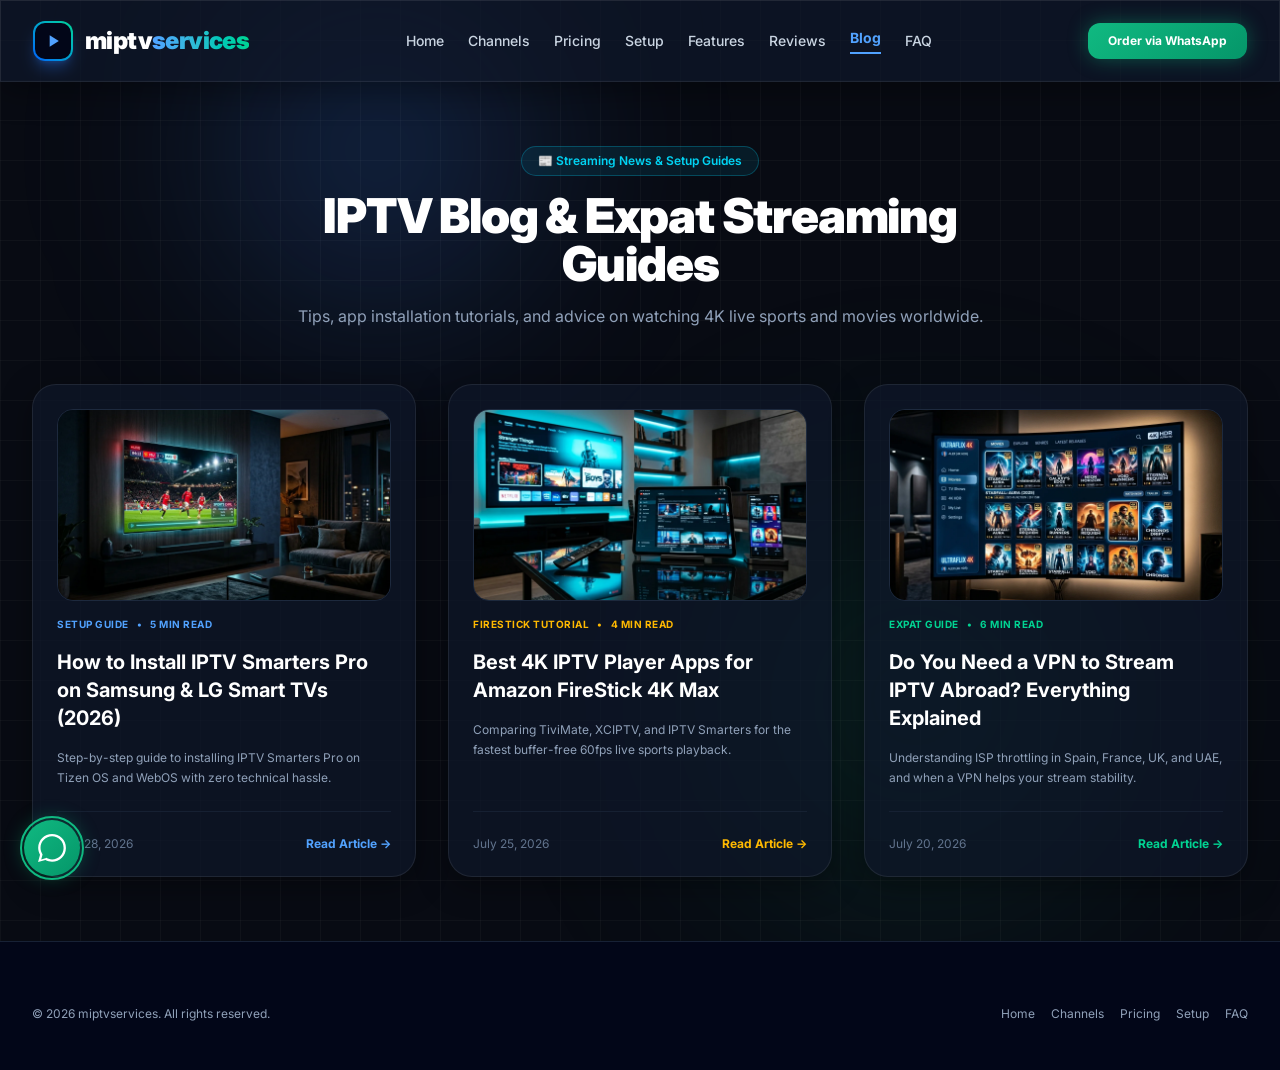
<file: blog.html>
<!DOCTYPE html>
<html lang="en" class="dark scroll-smooth">
<head>
  <meta charset="UTF-8">
  <meta name="viewport" content="width=device-width, initial-scale=1.0">
  <title>IPTV Blog & Expat Streaming Guides 2026 | miptvservices</title>
  <meta name="description" content="Read expert IPTV tutorials, Firestick app guides, Smart TV installation walkthroughs, and VPN advice for streaming 4K sports & movies worldwide.">
  <meta name="keywords" content="IPTV blog, IPTV Smarters tutorial, Firestick IPTV guide, expat TV guide, watch UK TV abroad, miptvservices blog">
  <link rel="canonical" href="https://miptvservices.com/blog.html">
  
  <!-- OpenGraph & Twitter Social Tags -->
  <meta property="og:type" content="website">
  <meta property="og:title" content="IPTV Blog & Expat Streaming Guides 2026 | miptvservices">
  <meta property="og:description" content="Expert tutorials on installing IPTV Smarters, TiviMate, and watching 4K sports on any device.">
  <meta property="og:url" content="https://miptvservices.com/blog.html">
  <meta property="og:site_name" content="miptvservices">
  <meta property="og:image" content="https://miptvservices.com/assets/images/hero_tv_mockup.webp">
  <meta name="twitter:card" content="summary_large_image">
  <meta name="twitter:title" content="IPTV Blog & Expat Streaming Guides 2026 | miptvservices">
  <meta name="twitter:description" content="Read our latest guides on setting up IPTV Smarters & TiviMate player apps.">
  <meta name="twitter:image" content="https://miptvservices.com/assets/images/hero_tv_mockup.webp">

  <!-- Schema.org JSON-LD Structured Data -->
  <script type="application/ld+json">
  {
    "@context": "https://schema.org",
    "@type": "Blog",
    "name": "miptvservices Streaming & IPTV Blog",
    "description": "Guides, tutorials, and advice on watching 4K IPTV streams worldwide",
    "url": "https://miptvservices.com/blog.html"
  }
  </script>
  
  <link rel="preconnect" href="https://fonts.googleapis.com">
  <link rel="preconnect" href="https://fonts.gstatic.com" crossorigin>
  <link rel="stylesheet" href="https://fonts.googleapis.com/css2?family=Inter:wght@300;400;500;600;700;800;900&display=swap" media="print" onload="this.media='all'">
  <noscript><link rel="stylesheet" href="https://fonts.googleapis.com/css2?family=Inter:wght@300;400;500;600;700;800;900&display=swap"></noscript>

  <!-- Production Optimized Tailwind CSS -->
  <link rel="stylesheet" href="assets/css/tailwind.min.css">

  <!-- Favicon & Browser Icons -->
  <link rel="icon" type="image/x-icon" href="favicon.ico">
  <link rel="icon" type="image/png" sizes="32x32" href="favicon-32x32.png">
  <link rel="icon" type="image/png" sizes="16x16" href="favicon-16x16.png">
  <link rel="apple-touch-icon" sizes="180x180" href="apple-touch-icon.png">
  <!-- Crisp Live Chat (Deferred Load) -->
  <script type="text/javascript">
    window.$crisp=[];
    window.CRISP_WEBSITE_ID="92f7591c-281b-49ff-9ea1-24ddeb4e493a";
    (function(){
      var loaded = false;
      function loadCrisp() {
        if (loaded) return;
        loaded = true;
        var d = document, s = d.createElement("script");
        s.src = "https://client.crisp.chat/l.js";
        s.async = 1;
        d.getElementsByTagName("head")[0].appendChild(s);
      }
      ['mousemove', 'touchstart', 'scroll', 'keydown', 'click'].forEach(function(e) {
        window.addEventListener(e, loadCrisp, {once: true, passive: true});
      });
      setTimeout(loadCrisp, 4000);
    })();
  </script>
</head>
<body class="bg-[#080b13] text-slate-100 relative min-h-screen font-sans bg-grid-pattern">

  <div class="ambient-glow-1"></div>
  <div class="ambient-glow-2"></div>

  <!-- Navigation Bar -->
  <header class="sticky top-0 z-50 glass-panel border-b border-slate-800/80">
    <div class="max-w-7xl mx-auto px-4 sm:px-6 lg:px-8">
      <div class="flex items-center justify-between h-20">
        
        <a href="index.html" class="flex items-center gap-3 group">
          <div class="w-10 h-10 rounded-xl bg-gradient-to-tr from-blue-600 to-emerald-400 p-0.5 shadow-lg shadow-blue-500/30 group-hover:scale-105 transition-transform">
            <div class="w-full h-full bg-slate-950 rounded-[10px] flex items-center justify-center">
              <svg class="w-5 h-5 text-blue-400 fill-current" viewBox="0 0 24 24">
                <path d="M8 5v14l11-7z"/>
              </svg>
            </div>
          </div>
          <span class="text-2xl font-black tracking-tight text-white">
            miptv<span class="text-transparent bg-clip-text bg-gradient-to-r from-blue-400 to-emerald-400">services</span>
          </span>
        </a>

        <nav class="hidden md:flex items-center gap-6 font-medium text-sm text-slate-300">
          <a href="index.html" class="hover:text-blue-400 transition-colors">Home</a>
          <a href="channels.html" class="hover:text-blue-400 transition-colors">Channels</a>
          <a href="pricing.html" class="hover:text-blue-400 transition-colors">Pricing</a>
          <a href="setup.html" class="hover:text-blue-400 transition-colors">Setup</a>
          <a href="features.html" class="hover:text-blue-400 transition-colors">Features</a>
          <a href="reviews.html" class="hover:text-blue-400 transition-colors">Reviews</a>
          <a href="blog.html" class="text-blue-400 font-bold border-b-2 border-blue-400 pb-1">Blog</a>
          <a href="faq.html" class="hover:text-blue-400 transition-colors">FAQ</a>
        </nav>

        <div class="hidden lg:flex items-center gap-4">
          <button onclick="triggerOrderWhatsApp('12 Months Pass', '$59.99')" class="btn-neon-whatsapp text-white font-bold text-xs px-5 py-2.5 rounded-xl flex items-center gap-2">
            <span>Order via WhatsApp</span>
          </button>
        </div>

        <button id="mobile-menu-btn" aria-label="Toggle Mobile Navigation Menu" class="md:hidden p-2 rounded-lg bg-slate-900 border border-slate-800 text-slate-300 hover:text-white">
          <svg class="w-6 h-6" fill="none" stroke="currentColor" viewBox="0 0 24 24">
            <path stroke-linecap="round" stroke-linejoin="round" stroke-width="2" d="M4 6h16M4 12h16m-7 6h7"/>
          </svg>
        </button>
      </div>
    </div>

    <div id="mobile-menu" class="hidden md:hidden absolute top-full left-0 right-0 w-full border-b border-slate-800 bg-slate-950/98 backdrop-blur-2xl p-6 space-y-4 text-sm font-medium shadow-2xl z-50">
      <a href="index.html" class="block text-slate-200 hover:text-blue-400">Home</a>
      <a href="channels.html" class="block text-slate-200 hover:text-blue-400">Channels</a>
      <a href="pricing.html" class="block text-slate-200 hover:text-blue-400">Pricing</a>
      <a href="setup.html" class="block text-slate-200 hover:text-blue-400">Setup</a>
      <a href="features.html" class="block text-slate-200 hover:text-blue-400">Features</a>
      <a href="reviews.html" class="block text-slate-200 hover:text-blue-400">Reviews</a>
      <a href="blog.html" class="block text-blue-400 font-bold">Blog</a>
      <a href="faq.html" class="block text-slate-200 hover:text-blue-400">FAQ</a>
    </div>
  </header>

  <!-- Blog Page Header -->
  <section class="py-16 relative z-10">
    <div class="max-w-7xl mx-auto px-4 sm:px-6 lg:px-8">
      
      <div class="text-center max-w-3xl mx-auto space-y-4">
        <div class="inline-flex items-center gap-2 px-4 py-1.5 rounded-full bg-cyan-500/10 border border-cyan-500/30 text-cyan-400 text-xs font-semibold">
          <span>📰 Streaming News & Setup Guides</span>
        </div>
        <h1 class="text-4xl sm:text-5xl font-black text-white tracking-tight">IPTV Blog & Expat Streaming Guides</h1>
        <p class="text-slate-400 text-base">Tips, app installation tutorials, and advice on watching 4K live sports and movies worldwide.</p>
      </div>

      <!-- Blog Articles Grid -->
      <div class="mt-14 grid grid-cols-1 md:grid-cols-3 gap-8">
        
        <!-- Article 1 -->
        <article class="glass-panel glass-panel-hover rounded-3xl p-6 flex flex-col justify-between border border-slate-800">
          <div class="space-y-4">
            <div class="w-full h-48 rounded-2xl bg-slate-900 border border-slate-800 overflow-hidden relative">
              <img src="assets/images/hero_tv_mockup.webp" alt="IPTV Smarters Pro Setup Guide" width="1376" height="768" loading="lazy" decoding="async" class="w-full h-full object-cover">
            </div>
            <div class="flex items-center gap-2 text-[10px] font-bold text-blue-400 uppercase tracking-wider">
              <span>Setup Guide</span> • <span>5 Min Read</span>
            </div>
            <h3 class="text-xl font-bold text-white hover:text-blue-400 transition-colors">How to Install IPTV Smarters Pro on Samsung & LG Smart TVs (2026)</h3>
            <p class="text-slate-400 text-xs leading-relaxed">Step-by-step guide to installing IPTV Smarters Pro on Tizen OS and WebOS with zero technical hassle.</p>
          </div>
          <div class="pt-6 border-t border-slate-800/60 mt-6 flex items-center justify-between text-xs">
            <span class="text-slate-500">July 28, 2026</span>
            <button onclick="triggerOrderWhatsApp('12 Months Pass', '$59.99')" class="text-blue-400 font-bold hover:underline">Read Article &rarr;</button>
          </div>
        </article>

        <!-- Article 2 -->
        <article class="glass-panel glass-panel-hover rounded-3xl p-6 flex flex-col justify-between border border-slate-800">
          <div class="space-y-4">
            <div class="w-full h-48 rounded-2xl bg-slate-900 border border-slate-800 overflow-hidden relative">
              <img src="assets/images/devices_showcase.webp" alt="Amazon FireStick 4K IPTV Player Apps" width="1376" height="768" loading="lazy" decoding="async" class="w-full h-full object-cover">
            </div>
            <div class="flex items-center gap-2 text-[10px] font-bold text-amber-400 uppercase tracking-wider">
              <span>FireStick Tutorial</span> • <span>4 Min Read</span>
            </div>
            <h3 class="text-xl font-bold text-white hover:text-amber-400 transition-colors">Best 4K IPTV Player Apps for Amazon FireStick 4K Max</h3>
            <p class="text-slate-400 text-xs leading-relaxed">Comparing TiviMate, XCIPTV, and IPTV Smarters for the fastest buffer-free 60fps live sports playback.</p>
          </div>
          <div class="pt-6 border-t border-slate-800/60 mt-6 flex items-center justify-between text-xs">
            <span class="text-slate-500">July 25, 2026</span>
            <button onclick="triggerOrderWhatsApp('12 Months Pass', '$59.99')" class="text-amber-400 font-bold hover:underline">Read Article &rarr;</button>
          </div>
        </article>

        <!-- Article 3 -->
        <article class="glass-panel glass-panel-hover rounded-3xl p-6 flex flex-col justify-between border border-slate-800">
          <div class="space-y-4">
            <div class="w-full h-48 rounded-2xl bg-slate-900 border border-slate-800 overflow-hidden relative">
              <img src="assets/images/vod_showcase.webp" alt="Stream IPTV Abroad Expat Guide" width="1376" height="768" loading="lazy" decoding="async" class="w-full h-full object-cover">
            </div>
            <div class="flex items-center gap-2 text-[10px] font-bold text-emerald-400 uppercase tracking-wider">
              <span>Expat Guide</span> • <span>6 Min Read</span>
            </div>
            <h3 class="text-xl font-bold text-white hover:text-emerald-400 transition-colors">Do You Need a VPN to Stream IPTV Abroad? Everything Explained</h3>
            <p class="text-slate-400 text-xs leading-relaxed">Understanding ISP throttling in Spain, France, UK, and UAE, and when a VPN helps your stream stability.</p>
          </div>
          <div class="pt-6 border-t border-slate-800/60 mt-6 flex items-center justify-between text-xs">
            <span class="text-slate-500">July 20, 2026</span>
            <button onclick="triggerOrderWhatsApp('12 Months Pass', '$59.99')" class="text-emerald-400 font-bold hover:underline">Read Article &rarr;</button>
          </div>
        </article>

      </div>

    </div>
  </section>

  <!-- Footer -->
  <footer class="bg-slate-950 border-t border-slate-800/80 pt-16 pb-12 relative z-10 text-slate-400 text-xs">
    <div class="max-w-7xl mx-auto px-4 sm:px-6 lg:px-8">
      <div class="flex flex-col md:flex-row items-center justify-between gap-4 text-slate-400">
        <p>© 2026 miptvservices. All rights reserved.</p>
        <div class="flex gap-4">
          <a href="index.html" class="hover:text-white">Home</a>
          <a href="channels.html" class="hover:text-white">Channels</a>
          <a href="pricing.html" class="hover:text-white">Pricing</a>
          <a href="setup.html" class="hover:text-white">Setup</a>
          <a href="faq.html" class="hover:text-white">FAQ</a>
        </div>
      </div>
    </div>
  </footer>

  <!-- WhatsApp Widget & Modal -->
  <div class="fixed bottom-6 left-6 z-50">
    <button onclick="triggerOrderWhatsApp('12 Months Pass', '$59.99')" aria-label="Contact Support on WhatsApp" class="pulse-ring btn-neon-whatsapp w-14 h-14 rounded-full flex items-center justify-center text-white shadow-2xl hover:scale-110 transition-transform">
      <svg class="w-7 h-7 fill-current" viewBox="0 0 24 24"><path d="M.057 24l1.687-6.163c-1.041-1.804-1.588-3.849-1.587-5.946.003-6.556 5.338-11.891 11.893-11.891 3.181.001 6.167 1.24 8.413 3.488 2.245 2.248 3.481 5.236 3.48 8.414-.003 6.557-5.338 11.892-11.893 11.892-1.99-.001-3.951-.5-5.688-1.448l-6.305 1.654zm6.597-3.807c1.676.995 3.276 1.591 5.392 1.592 5.448 0 9.886-4.434 9.889-9.885.002-5.462-4.415-9.89-9.881-9.892-5.452 0-9.887 4.434-9.889 9.884-.001 2.225.651 3.891 1.746 5.634l-1.157 4.228 4.305-1.131z"/></svg>
    </button>
  </div>

  <div id="whatsapp-modal" class="fixed inset-0 z-50 hidden items-center justify-center bg-slate-950/80 backdrop-blur-sm p-4">
    <div class="glass-panel max-w-md w-full rounded-3xl p-6 sm:p-8 space-y-6 border border-emerald-500/40 relative shadow-2xl">
      <button id="close-modal-btn" aria-label="Close Order Modal" class="absolute top-4 right-4 text-slate-400 hover:text-white">
        <svg class="w-6 h-6" fill="none" stroke="currentColor" viewBox="0 0 24 24"><path stroke-linecap="round" stroke-linejoin="round" stroke-width="2" d="M6 18L18 6M6 6l12 12"/></svg>
      </button>
      <div class="space-y-2">
        <div class="w-12 h-12 rounded-2xl bg-emerald-500/10 border border-emerald-500/30 flex items-center justify-center text-emerald-400 text-2xl">💬</div>
        <h3 class="text-xl font-black text-white">Order / Support via WhatsApp</h3>
        <p class="text-xs text-emerald-400 font-semibold">Direct Line: +44 7476 941777</p>
      </div>
      <div class="p-4 rounded-2xl bg-slate-900/80 border border-slate-800 text-xs space-y-1">
        <span class="text-slate-400">Selected Subscription Plan:</span>
        <div id="modal-plan-title" class="text-sm font-bold text-emerald-400">12 Months Pass ($59.99)</div>
      </div>
      <div>
        <label for="modal-user-note" class="block text-xs font-semibold text-slate-300 mb-1">Add any special request (e.g. app preference)...</label>
        <textarea id="modal-user-note" aria-label="Special request or device information" rows="3" placeholder="Example: Smart TV Samsung..." class="w-full bg-slate-900 border border-slate-800 rounded-xl p-3 text-xs text-white focus:outline-none focus:border-emerald-500"></textarea>
      </div>
      <button id="modal-send-whatsapp" class="w-full btn-neon-whatsapp py-3.5 px-4 rounded-xl text-white font-bold text-xs shadow-lg">
        Open WhatsApp Chat Now 💬
      </button>
    </div>
  </div>

  <script src="assets/js/main.js" defer></script>
</body>
</html>
</file>
